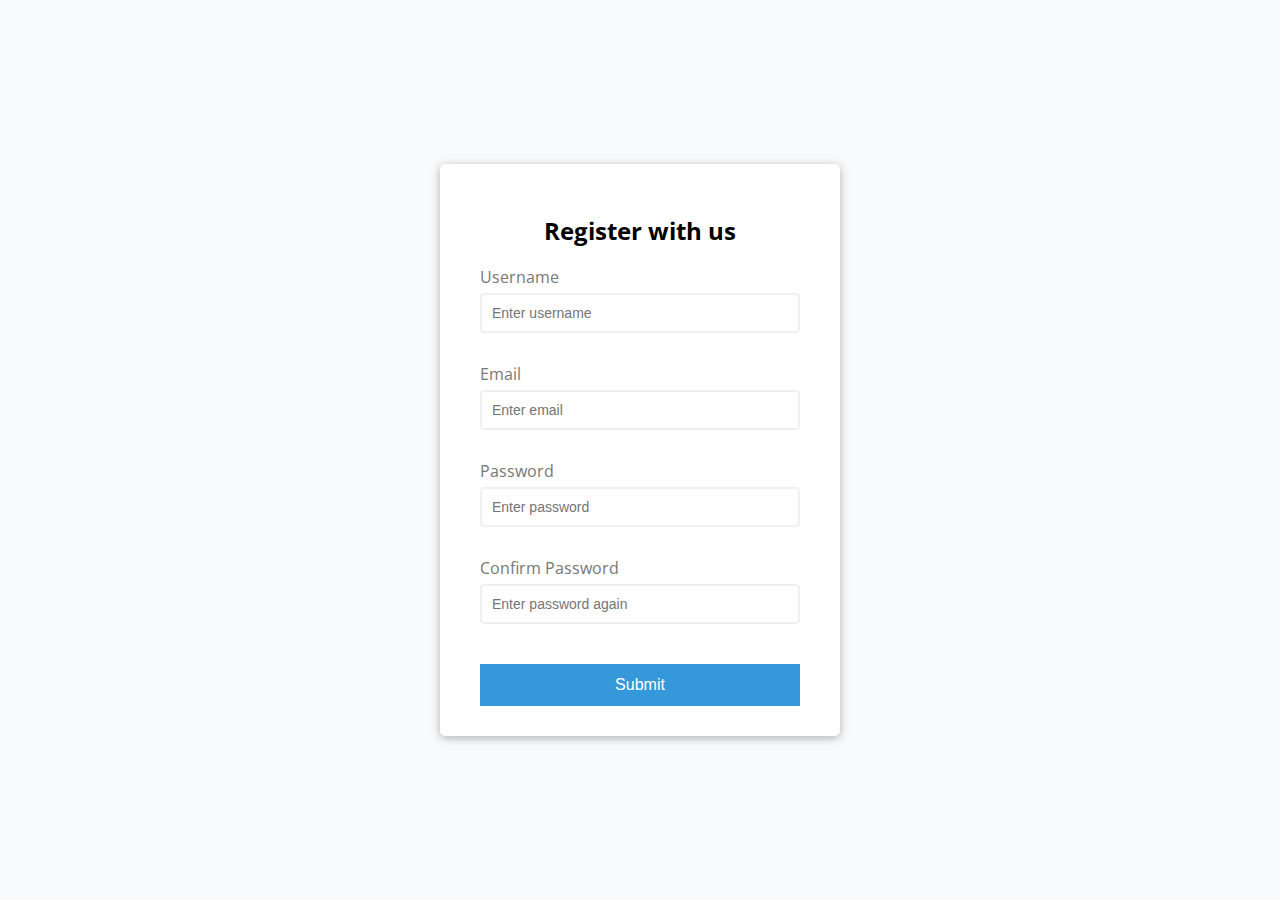
<file: 1-form-validation/index.html>
<!DOCTYPE html>
<html lang="en">
<head>
    <meta charset="UTF-8">
    <meta name="viewport" content="width=device-width, initial-scale=1.0">
    <link rel="stylesheet" href="styles.css">
    <title>Form Validation</title>
</head>
<body>

    <div class="container">
        <form id="form" class="form">
            <h2>Register with us</h2>
            <div class="form-control">
                <label for="username">Username</label>
                <input type="text" id="username" placeholder="Enter username">
                <small>Error message</small>
            </div>
            <div class="form-control">
                <label for="email">Email</label>
                <input type="text" id="email" placeholder="Enter email">
                <small>Error message</small>
            </div>
            <div class="form-control">
                <label for="password">Password</label>
                <input type="password" id="password" placeholder="Enter password">
                <small>Error message</small>
            </div>
            <div class="form-control">
                <label for="password2">Confirm Password</label>
                <input type="password" id="password2" placeholder="Enter password again">
                <small>Error message</small>
            </div>
            <button type="submit">Submit</button>
        </form>
    </div>







    <script src="scripts.js"></script>
</body>
</html>
</file>
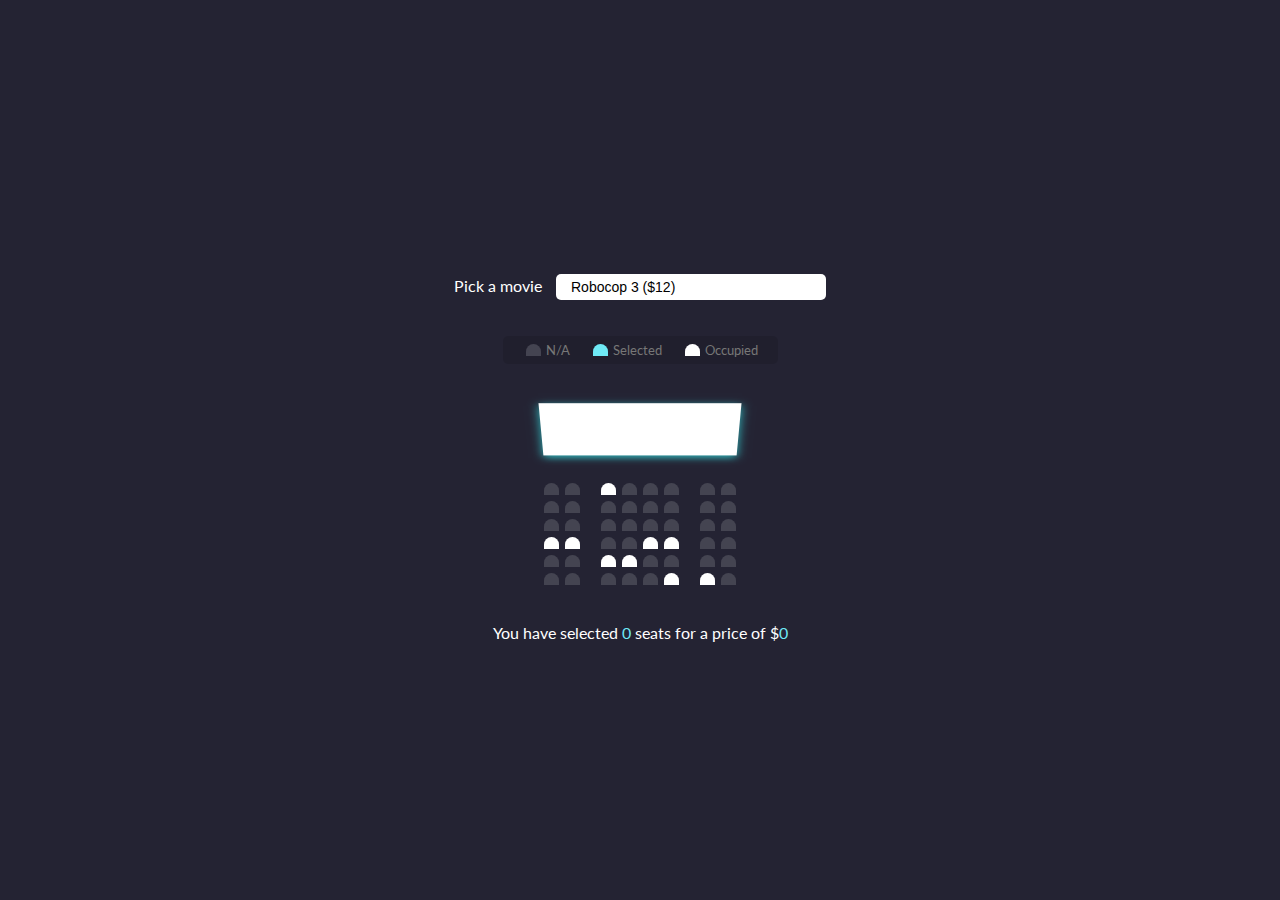
<file: 2-seat-booker/index.html>
<!DOCTYPE html>
<html lang="en">

<head>
    <meta charset="UTF-8">
    <meta name="viewport" content="width=device-width, initial-scale=1.0">
    <link rel="stylesheet" href="./styles.css">
    <title>Movie seat booking</title>
</head>

<body>
    <div class="movie-container">
        <label>Pick a movie</label>
        <select id="movie">
            <option value="12">Robocop 3 ($12)</option>
            <option value="10">Terminator Genesys ($10)</option>
            <option value="8">Transformers: Age of exStinkshun ($8)</option>
            <option value="9">Jason goes to hell ($8)</option>
        </select>
    </div>

    <ul class="showcase">
        <li>
            <div class="seat"></div>
            <small>N/A</small>
        </li>
        <li>
            <div class="seat selected"></div>
            <small>Selected</small>
        </li>
        <li>
            <div class="seat occupied"></div>
            <small>Occupied</small>
        </li>
    </ul>

    <div class="container">
        <div class="screen"></div>

        <div class="row">
            <div class="seat"></div>
            <div class="seat"></div>
            <div class="seat occupied"></div>
            <div class="seat"></div>
            <div class="seat"></div>
            <div class="seat"></div>
            <div class="seat"></div>
            <div class="seat"></div>
        </div>
        <div class="row">
            <div class="seat"></div>
            <div class="seat"></div>
            <div class="seat"></div>
            <div class="seat"></div>
            <div class="seat"></div>
            <div class="seat"></div>
            <div class="seat"></div>
            <div class="seat"></div>
        </div>
        <div class="row">
            <div class="seat"></div>
            <div class="seat"></div>
            <div class="seat"></div>
            <div class="seat"></div>
            <div class="seat"></div>
            <div class="seat"></div>
            <div class="seat"></div>
            <div class="seat"></div>
        </div>
        <div class="row">
            <div class="seat occupied"></div>
            <div class="seat occupied"></div>
            <div class="seat"></div>
            <div class="seat"></div>
            <div class="seat occupied"></div>
            <div class="seat occupied"></div>
            <div class="seat"></div>
            <div class="seat"></div>
        </div>
        <div class="row">
            <div class="seat"></div>
            <div class="seat"></div>
            <div class="seat occupied"></div>
            <div class="seat occupied"></div>
            <div class="seat"></div>
            <div class="seat"></div>
            <div class="seat"></div>
            <div class="seat"></div>
        </div>
        <div class="row">
            <div class="seat"></div>
            <div class="seat"></div>
            <div class="seat"></div>
            <div class="seat"></div>
            <div class="seat"></div>
            <div class="seat occupied"></div>
            <div class="seat occupied"></div>
            <div class="seat"></div>
        </div>
    </div>


    <p class="text">You have selected <span id="count">0</span> seats for a price of $<span id="total">0</span></p>


    <script src="./scripts.js"></script>
</body>

</html>
</file>
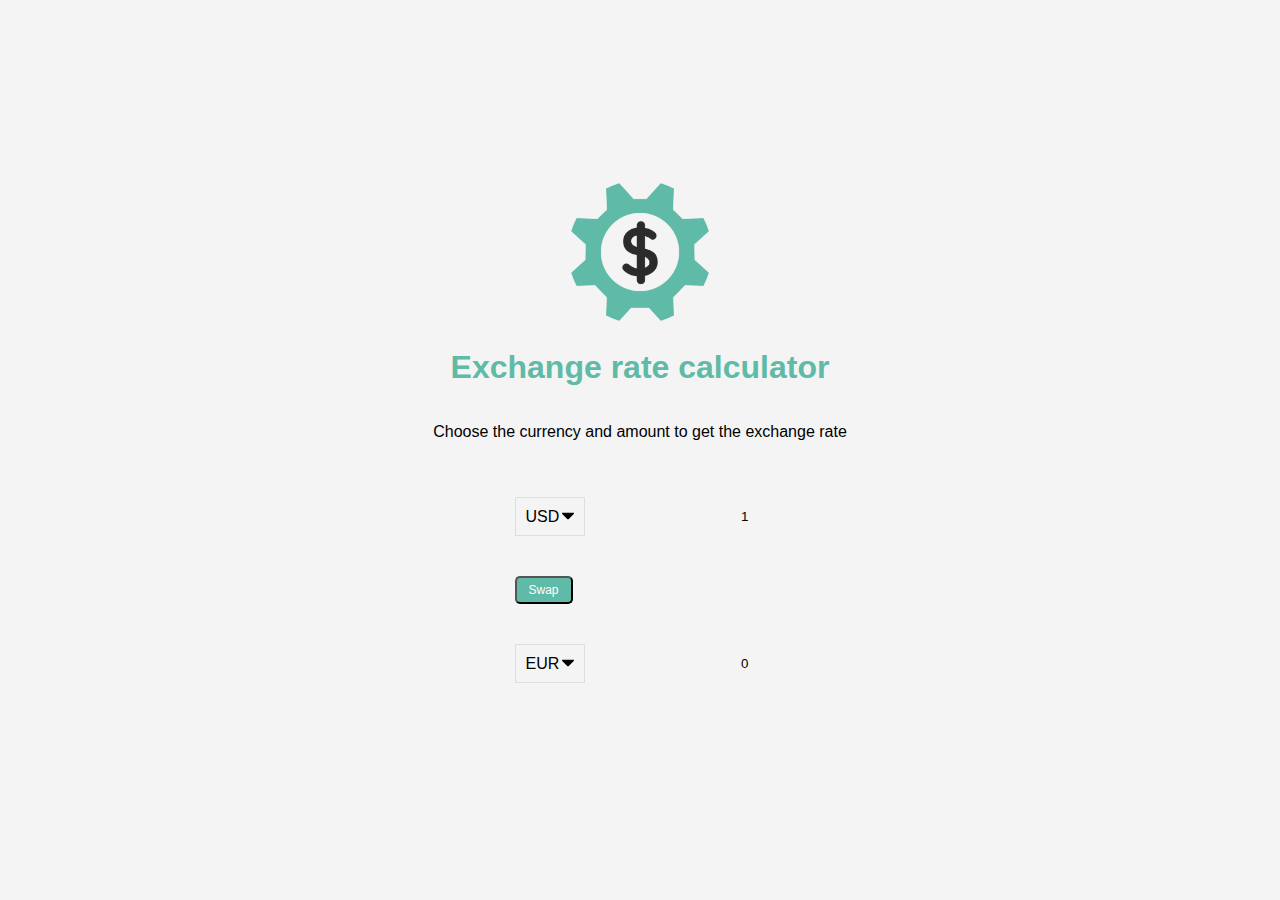
<file: 4-exchange-rate-calc/index.html>
<!DOCTYPE html>
<html lang="en">
<head>
    <meta charset="UTF-8">
    <meta name="viewport" content="width=device-width, initial-scale=1.0">
    <title>Exchange Rate Calculator</title>
    <link rel="stylesheet" href="styles.css">
</head>
<body>
    <img src="img/money.png" alt="" class="money-img">
    <h1>Exchange rate calculator</h1>
    <p>Choose the currency and amount to get the exchange rate</p>

    <div class="container">
        <div class="currency">
            <select id="currency-one">
                <option value="AED">AED</option>
                <option value="ARS">ARS</option>
                <option value="AUD">AUD</option>
                <option value="BGN">BGN</option>
                <option value="BRL">BRL</option>
                <option value="BSD">BSD</option>
                <option value="CAD">CAD</option>
                <option value="CHF">CHF</option>
                <option value="CLP">CLP</option>
                <option value="CNY">CNY</option>
                <option value="COP">COP</option>
                <option value="CZK">CZK</option>
                <option value="DKK">DKK</option>
                <option value="DOP">DOP</option>
                <option value="EGP">EGP</option>
                <option value="EUR">EUR</option>
                <option value="FJD">FJD</option>
                <option value="GBP">GBP</option>
                <option value="GTQ">GTQ</option>
                <option value="HKD">HKD</option>
                <option value="HRK">HRK</option>
                <option value="HUF">HUF</option>
                <option value="IDR">IDR</option>
                <option value="ILS">ILS</option>
                <option value="INR">INR</option>
                <option value="ISK">ISK</option>
                <option value="JPY">JPY</option>
                <option value="KRW">KRW</option>
                <option value="KZT">KZT</option>
                <option value="MXN">MXN</option>
                <option value="MYR">MYR</option>
                <option value="NOK">NOK</option>
                <option value="NZD">NZD</option>
                <option value="PAB">PAB</option>
                <option value="PEN">PEN</option>
                <option value="PHP">PHP</option>
                <option value="PKR">PKR</option>
                <option value="PLN">PLN</option>
                <option value="PYG">PYG</option>
                <option value="RON">RON</option>
                <option value="RUB">RUB</option>
                <option value="SAR">SAR</option>
                <option value="SEK">SEK</option>
                <option value="SGD">SGD</option>
                <option value="THB">THB</option>
                <option value="TRY">TRY</option>
                <option value="TWD">TWD</option>
                <option value="UAH">UAH</option>
                <option value="USD" selected>USD</option>
                <option value="UYU">UYU</option>
                <option value="VND">VND</option>
                <option value="ZAR">ZAR</option>
              </select>
              <input type="number" id="amount" value="1" paceholder="0">
        </div>

        <div class="swap-rate-container">
            <button class="btn" id="rate">
                Swap
            </button>
            <div class="rate" id="rate"></div>
        </div>


        <div class="currency">
            <select id="currency-two">
                <option value="AED">AED</option>
                <option value="ARS">ARS</option>
                <option value="AUD">AUD</option>
                <option value="BGN">BGN</option>
                <option value="BRL">BRL</option>
                <option value="BSD">BSD</option>
                <option value="CAD">CAD</option>
                <option value="CHF">CHF</option>
                <option value="CLP">CLP</option>
                <option value="CNY">CNY</option>
                <option value="COP">COP</option>
                <option value="CZK">CZK</option>
                <option value="DKK">DKK</option>
                <option value="DOP">DOP</option>
                <option value="EGP">EGP</option>
                <option value="EUR" selected>EUR</option>
                <option value="FJD">FJD</option>
                <option value="GBP">GBP</option>
                <option value="GTQ">GTQ</option>
                <option value="HKD">HKD</option>
                <option value="HRK">HRK</option>
                <option value="HUF">HUF</option>
                <option value="IDR">IDR</option>
                <option value="ILS">ILS</option>
                <option value="INR">INR</option>
                <option value="ISK">ISK</option>
                <option value="JPY">JPY</option>
                <option value="KRW">KRW</option>
                <option value="KZT">KZT</option>
                <option value="MXN">MXN</option>
                <option value="MYR">MYR</option>
                <option value="NOK">NOK</option>
                <option value="NZD">NZD</option>
                <option value="PAB">PAB</option>
                <option value="PEN">PEN</option>
                <option value="PHP">PHP</option>
                <option value="PKR">PKR</option>
                <option value="PLN">PLN</option>
                <option value="PYG">PYG</option>
                <option value="RON">RON</option>
                <option value="RUB">RUB</option>
                <option value="SAR">SAR</option>
                <option value="SEK">SEK</option>
                <option value="SGD">SGD</option>
                <option value="THB">THB</option>
                <option value="TRY">TRY</option>
                <option value="TWD">TWD</option>
                <option value="UAH">UAH</option>
                <option value="USD">USD</option>
                <option value="UYU">UYU</option>
                <option value="VND">VND</option>
                <option value="ZAR">ZAR</option>
              </select>
              <input type="number" id="amount-two" value="0" paceholder="0">
        </div>
    </div>



    <script src="scripts.js"></script>
</body>
</html>
</file>
<file: 1-form-validation/styles.css>
@import url('https://fonts.googleapis.com/css?family=Open+Sans&display=swap');

:root {
    --success-color: #2ecc71;
    --error-color: #e74c3c;
}


* { 
    box-sizing: border-box;
}

body {
    background-color: #f9fafb;
    font-family: 'Open Sans', sans-serif;
    display: flex;
    align-items: center;
    justify-content: center;
    min-height: 100vh;
    margin: 0;
}

.container {
    background-color: #fff;
    border-radius: 5px;
    box-shadow: 0 2px 10px rgba(0, 0, 0, 0.3);
    width: 400px;
}

h2 {
    text-align: center;
}

.form {
    padding: 30px 40px;
}

.form-control {
    margin-bottom: 10px;
    padding-bottom: 20px;
    position: relative;
}

.form-control label {
    color: #777;
    display: block;
    margin-bottom: 5px;
}

.form-control input {
    border: 2px solid #f0f0f0;
    border-radius: 4px;
    display: block;
    width: 100%;
    padding: 10px;
    font-size: 14px;
}

.form-control input:focus {
    outline: 0;
    border-color: #777;
}

.form-control.success input {
    border-color: var(--success-color);
}

.form-control.error input {
    border-color: var(--error-color);
}

.form-control small {
    color: var(--error-color);
    position: absolute;
    bottom: 0;
    left: 0;
    visibility: hidden;
}

.form-control.error small {
    visibility: visible;
}

.form button {
    cursor: pointer;
    background-color: #3498db;
    border: 2px solid #3498db;
    color: #fff;
    display: block;
    font-size: 16px;
    padding: 10px;
    margin-top: 20px;
    width: 100%;
}
</file>
<file: 2-seat-booker/styles.css>
@import url('https://fonts.googleapis.com/css2?family=Lato:ital,wght@1,300;1,900&display=swap');

* {
    box-sizing: border-box;
}

body {
    background-color: #242333;
    color: #fff;
    display: flex;
    flex-direction: column;
    align-items: center;
    justify-content: center;
    height: 100vh;
    font-family: 'Lato', sans-serif;
    margin: 0;
}

.movie-container {
    margin: 20px 0;
}

.movie-container select {
    background-color: #fff;
    border: 0;
    border-radius: 5px;
    font-size: 14px;
    margin-left: 10px;
    padding: 5px 15px 5px 15px;
    -moz-appearance: none;
    -webkit-appearance: none;
    appearance: none;
}

.container {
    perspective: 1000px;
    margin-bottom: 30px;
}

.seat {
    background-color: #444451;
    height: 12px;
    width: 15px;
    margin: 3px;
    border-radius: 10px 10px 0 0;
}

.seat.selected {
    background-color: #6feaf6;
}

.seat.occupied {
    background-color: #fff;
}

.seat:nth-of-type(2) {
    margin-right: 18px;
}

.seat:nth-last-of-type(2) {
    margin-left: 18px;
}

.seat:not(.occupied):hover {
    cursor: pointer;
    transform: scale(1.2);
}

.showcase .seat:not(.occupied):hover {
    cursor: default;
    transform: scale(1);
}

.showcase {
    background: rgba(0,0,0,0.1);
    padding: 5px 10px;
    border-radius: 5px;
    color: #777;
    list-style-type: none;
    display: flex;
    justify-content: space-between;
}

.showcase li {
    display: flex;
    align-items: center;
    justify-content: center;
    margin: 0 10px;
}

.showcase li small {
    margin-left: 2px;
}

.row {
    display: flex;
}

.screen {
    background-color: #fff;
    height: 70px;
    width: 100%;
    margin: 15px 0;
    transform: rotateX(-45deg);
    box-shadow: 0 3px 10px rgba(55,255,255,0.7);
}

p.text {
    margin: 5px 0;
}

p.text span {
    color: #6feaf6;
}
</file>
<file: 4-exchange-rate-calc/styles.css>
:root {
    --primary-color: #5fbaa7;
}

* {
    box-sizing: border-box;
}

body {
    background-color: #f4f4f4;
    font-family: Arial, Helvetica, sans-serif;
    display: flex;
    flex-direction: column;
    align-items: center;
    justify-content: center;
    height: 100vh;
    margin: 0;
    padding: 20px;
}

h1 {
    color: var(--primary-color);
}

p {
    text-align: center;
}

.btn {
    color: #fff;
    background-color: var(--primary-color);
    cursor: pointer;
    border-radius: 5px;
    font-size: 12px;
    padding: 5px 12px;
}

.money-img {
    width: 150px;
}

.currency {
    padding: 40px 0;
    display: flex;
    align-items: center;
    justify-content: space-between;
}

.currency select {
    padding: 10px 20px 10px 10px;
    -moz-appearance: none;
    -webkit-appearance: none;
    appearance: none;
    border: 1px solid #dedede;
    font-size: 16px;
    background: transparent;
    background-image: url('data:image/svg+xml;charset=US-ASCII,%3Csvg%20xmlns%3D%22http%3A%2F%2Fwww.w3.org%2F2000%2Fsvg%22%20width%3D%22292.4%22%20height%3D%22292.4%22%3E%3Cpath%20fill%3D%22%20000002%22%20d%3D%22M287%2069.4a17.6%2017.6%200%200%200-13-5.4H18.4c-5%200-9.3%201.8-12.9%205.4A17.6%2017.6%200%200%200%200%2082.2c0%205%201.8%209.3%205.4%2012.9l128%20127.9c3.6%203.6%207.8%205.4%2012.8%205.4s9.2-1.8%2012.8-5.4L287%2095c3.5-3.5%205.4-7.8%205.4-12.8%200-5-1.9-9.2-5.5-12.8z%22%2F%3E%3C%2Fsvg%3E');
    background-position: right 10px top 50%, 0, 0;
    background-size: 12px auto, 100%;
    background-repeat: no-repeat;
}

.currency input {
    border: 0;
    background: transparent;
    font-size: 30ppx;
    text-align: right;
}

.swap-rate-container {
    display: flex;
    align-items: center;
    justify-content: space-between;
}

.rate {
    color: var(--primary-color);
    font-size: 14px;
    padding: 0 10px;
}

select:focus, input:focus, button:focus {
    outline: 0;
}

@media(max-width: 600px) {
    .currency input {
        width: 200p;
    }
}
</file>
